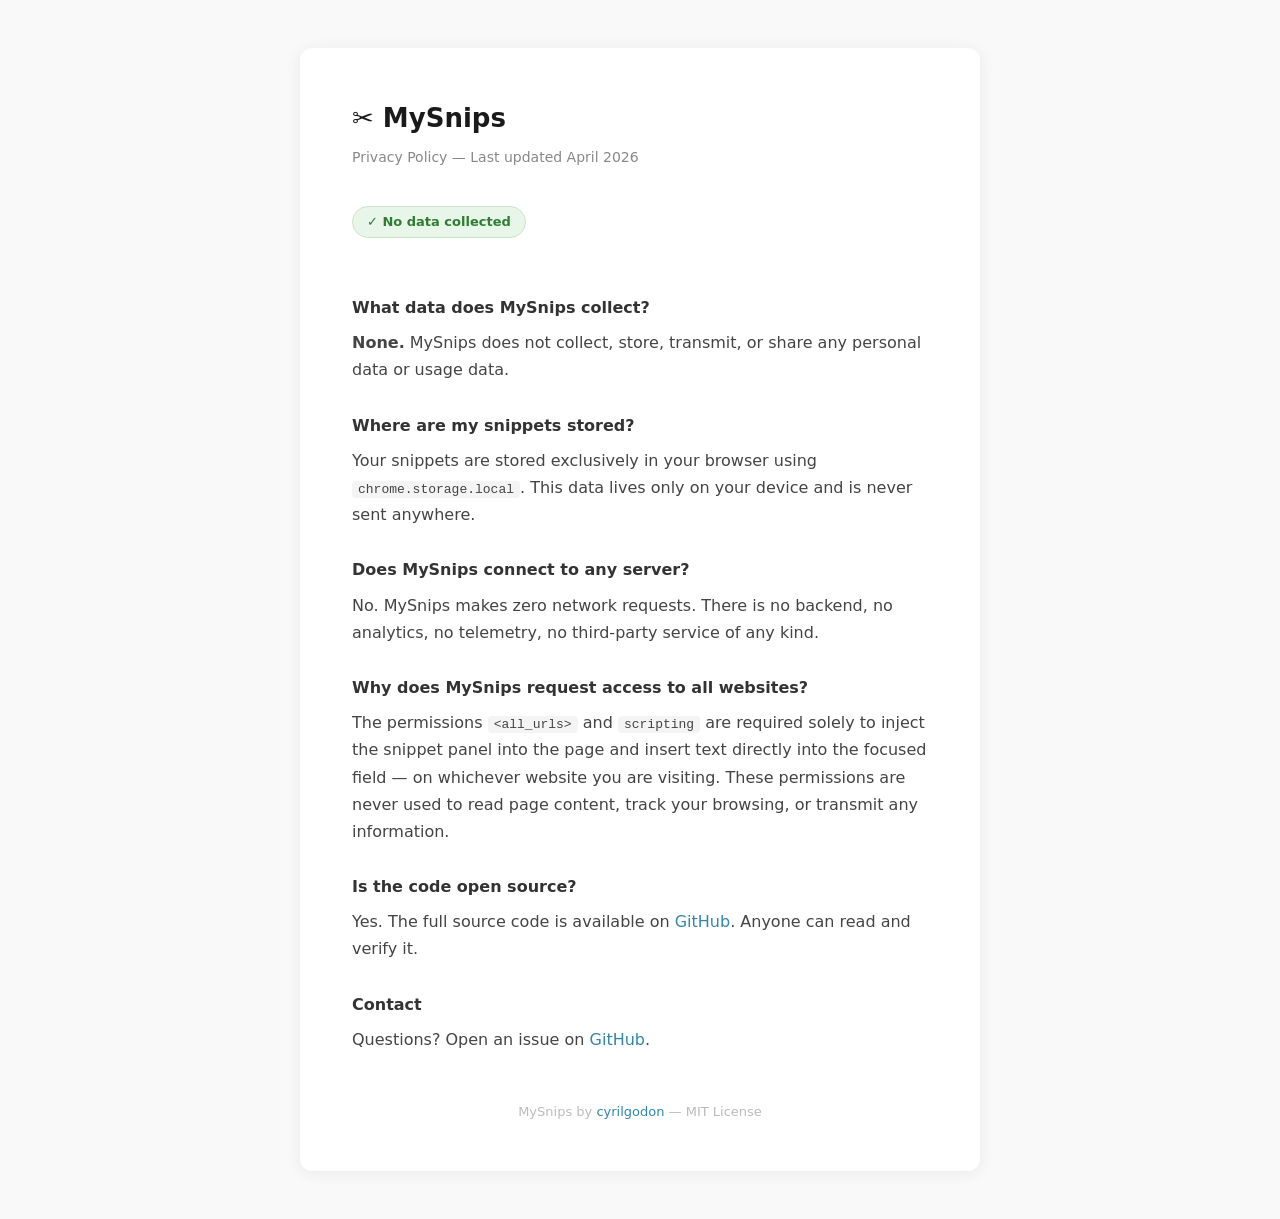
<file: docs/index.html>
<!DOCTYPE html>
<html lang="en">
<head>
  <meta charset="UTF-8">
  <meta name="viewport" content="width=device-width, initial-scale=1.0">
  <title>MySnips — Privacy Policy</title>
  <style>
    * { box-sizing: border-box; margin: 0; padding: 0; }
    body {
      font-family: system-ui, -apple-system, sans-serif;
      font-size: 16px;
      line-height: 1.7;
      color: #1a1a1a;
      background: #f9f9f9;
      padding: 48px 20px;
    }
    .wrap {
      max-width: 680px;
      margin: 0 auto;
      background: #fff;
      border-radius: 12px;
      padding: 48px 52px;
      box-shadow: 0 2px 16px rgba(0,0,0,0.07);
    }
    h1 { font-size: 26px; margin-bottom: 6px; color: #1a1a1a; }
    .subtitle { color: #888; font-size: 14px; margin-bottom: 36px; }
    h2 { font-size: 16px; font-weight: 700; margin: 28px 0 8px; color: #333; }
    p { color: #444; margin-bottom: 12px; }
    .badge {
      display: inline-block;
      background: #e8f5e9;
      color: #2e7d32;
      border: 1px solid #c8e6c9;
      border-radius: 20px;
      padding: 4px 14px;
      font-size: 13px;
      font-weight: 600;
      margin-bottom: 28px;
    }
    code {
      background: #f4f4f4;
      border-radius: 4px;
      padding: 1px 6px;
      font-size: 13px;
      font-family: 'Monaco', 'Menlo', monospace;
    }
    footer {
      margin-top: 48px;
      font-size: 13px;
      color: #bbb;
      text-align: center;
    }
    a { color: #3286A7; text-decoration: none; }
    a:hover { text-decoration: underline; }
  </style>
</head>
<body>
  <div class="wrap">
    <h1>✂️ MySnips</h1>
    <p class="subtitle">Privacy Policy — Last updated April 2026</p>

    <span class="badge">✓ No data collected</span>

    <h2>What data does MySnips collect?</h2>
    <p><strong>None.</strong> MySnips does not collect, store, transmit, or share any personal data or usage data.</p>

    <h2>Where are my snippets stored?</h2>
    <p>Your snippets are stored exclusively in your browser using <code>chrome.storage.local</code>. This data lives only on your device and is never sent anywhere.</p>

    <h2>Does MySnips connect to any server?</h2>
    <p>No. MySnips makes zero network requests. There is no backend, no analytics, no telemetry, no third-party service of any kind.</p>

    <h2>Why does MySnips request access to all websites?</h2>
    <p>The permissions <code>&lt;all_urls&gt;</code> and <code>scripting</code> are required solely to inject the snippet panel into the page and insert text directly into the focused field — on whichever website you are visiting. These permissions are never used to read page content, track your browsing, or transmit any information.</p>

    <h2>Is the code open source?</h2>
    <p>Yes. The full source code is available on <a href="https://github.com/cyrilgodon/mysnips" target="_blank">GitHub</a>. Anyone can read and verify it.</p>

    <h2>Contact</h2>
    <p>Questions? Open an issue on <a href="https://github.com/cyrilgodon/mysnips/issues" target="_blank">GitHub</a>.</p>

    <footer>MySnips by <a href="https://github.com/cyrilgodon">cyrilgodon</a> — MIT License</footer>
  </div>
</body>
</html>
</file>
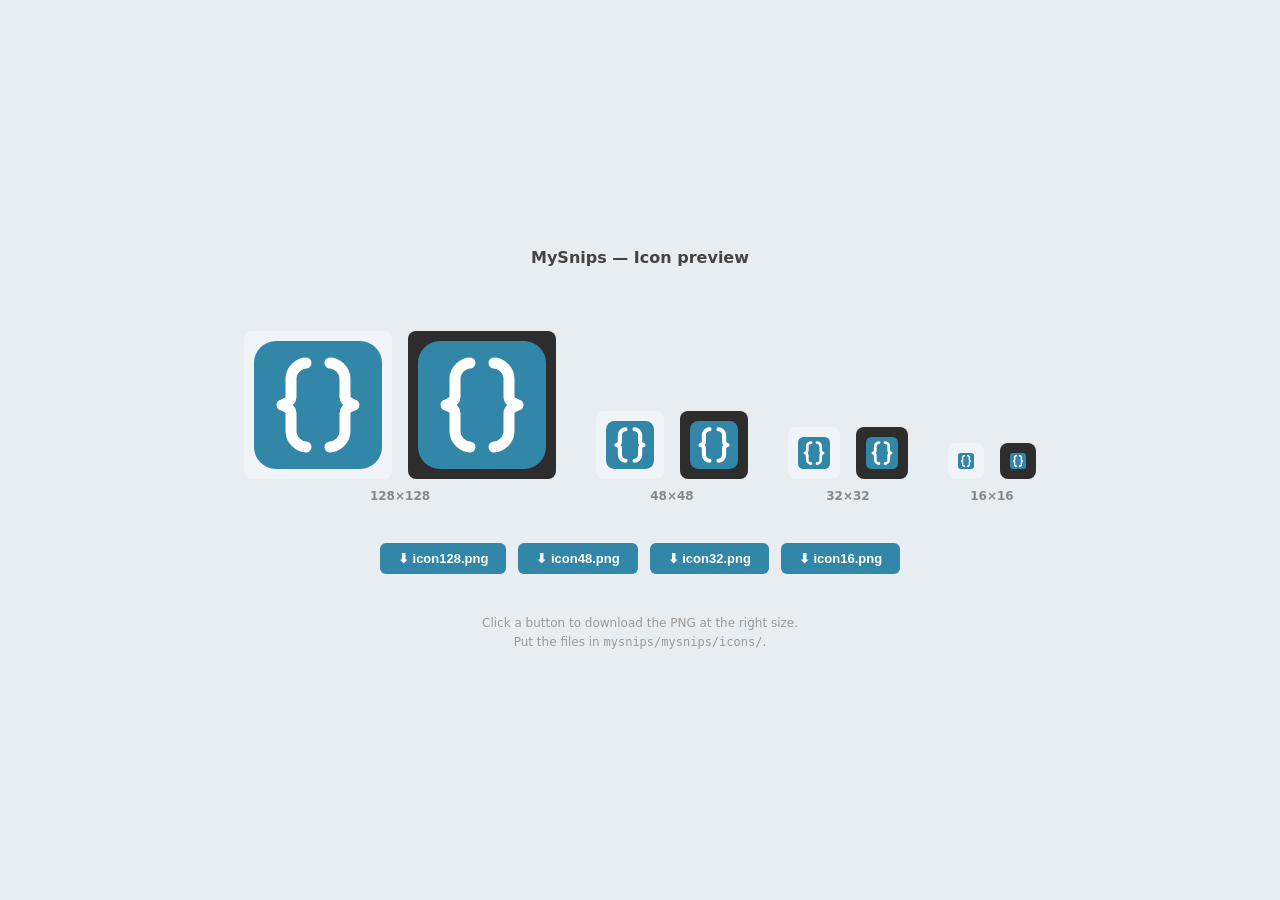
<file: icon-preview.html>
<!DOCTYPE html>
<html lang="en">
<head>
  <meta charset="UTF-8">
  <title>MySnips — Icon preview</title>
  <style>
    * { box-sizing: border-box; margin: 0; padding: 0; }
    body {
      font-family: system-ui, -apple-system, sans-serif;
      background: #e8edf2;
      display: flex;
      flex-direction: column;
      align-items: center;
      justify-content: center;
      min-height: 100vh;
      gap: 40px;
      padding: 60px 40px;
    }
    h2 {
      font-size: 16px;
      font-weight: 700;
      color: #444;
      margin-bottom: 24px;
      text-align: center;
    }
    .row {
      display: flex;
      align-items: flex-end;
      gap: 40px;
    }
    .size-block {
      display: flex;
      flex-direction: column;
      align-items: center;
      gap: 10px;
    }
    .size-block span {
      font-size: 12px;
      color: #888;
      font-weight: 600;
    }
    /* Checkerboard to test transparency */
    .bg-white { background: #fff; padding: 12px; border-radius: 8px; }
    .bg-dark  { background: #2d2d2d; padding: 12px; border-radius: 8px; }

    .variants {
      display: flex;
      gap: 16px;
    }

    .export-row {
      display: flex;
      gap: 12px;
      flex-wrap: wrap;
      justify-content: center;
    }
    button {
      padding: 8px 18px;
      border: none;
      background: #3286A7;
      color: white;
      border-radius: 6px;
      font-size: 13px;
      font-weight: 600;
      cursor: pointer;
    }
    button:hover { background: #257090; }
    .note {
      font-size: 12px;
      color: #999;
      text-align: center;
      max-width: 400px;
      line-height: 1.6;
    }
  </style>
</head>
<body>

  <h2>MySnips — Icon preview</h2>

  <div class="row" id="preview-row">
    <!-- Filled by JS -->
  </div>

  <div class="export-row">
    <button onclick="exportPNG(128)">⬇ icon128.png</button>
    <button onclick="exportPNG(48)">⬇ icon48.png</button>
    <button onclick="exportPNG(32)">⬇ icon32.png</button>
    <button onclick="exportPNG(16)">⬇ icon16.png</button>
  </div>

  <p class="note">
    Click a button to download the PNG at the right size.<br>
    Put the files in <code>mysnips/mysnips/icons/</code>.
  </p>

  <script>
    const SVG = `<svg width="128" height="128" viewBox="0 0 128 128" xmlns="http://www.w3.org/2000/svg">
  <rect width="128" height="128" rx="22" fill="#3286A7"/>
  <path d="M 52,22 C 46,22 37,28 37,38 L 37,56 C 37,61 30,63 28,64 C 30,65 37,67 37,72 L 37,90 C 37,100 46,106 52,106"
    fill="none" stroke="white" stroke-width="11" stroke-linecap="round" stroke-linejoin="round"/>
  <path d="M 76,22 C 82,22 91,28 91,38 L 91,56 C 91,61 98,63 100,64 C 98,65 91,67 91,72 L 91,90 C 91,100 82,106 76,106"
    fill="none" stroke="white" stroke-width="11" stroke-linecap="round" stroke-linejoin="round"/>
</svg>`;

    const SIZES = [128, 48, 32, 16];

    // Build preview
    const row = document.getElementById('preview-row');
    SIZES.forEach(size => {
      const block = document.createElement('div');
      block.className = 'size-block';

      const variants = document.createElement('div');
      variants.className = 'variants';

      ['#f0f4f8', '#2d2d2d'].forEach(bg => {
        const wrap = document.createElement('div');
        wrap.style.cssText = `background:${bg};padding:10px;border-radius:8px;`;
        const img = document.createElement('img');
        img.width = size;
        img.height = size;
        img.style.display = 'block';
        const blob = new Blob([SVG], {type: 'image/svg+xml'});
        img.src = URL.createObjectURL(blob);
        wrap.appendChild(img);
        variants.appendChild(wrap);
      });

      const label = document.createElement('span');
      label.textContent = `${size}×${size}`;

      block.appendChild(variants);
      block.appendChild(label);
      row.appendChild(block);
    });

    // Export PNG
    function exportPNG(size) {
      const blob = new Blob([SVG], {type: 'image/svg+xml'});
      const url  = URL.createObjectURL(blob);
      const img  = new Image();
      img.onload = () => {
        const canvas = document.createElement('canvas');
        canvas.width  = size;
        canvas.height = size;
        canvas.getContext('2d').drawImage(img, 0, 0, size, size);
        URL.revokeObjectURL(url);
        const a = document.createElement('a');
        a.download = `icon${size}.png`;
        a.href = canvas.toDataURL('image/png');
        a.click();
      };
      img.src = url;
    }
  </script>
</body>
</html>
</file>
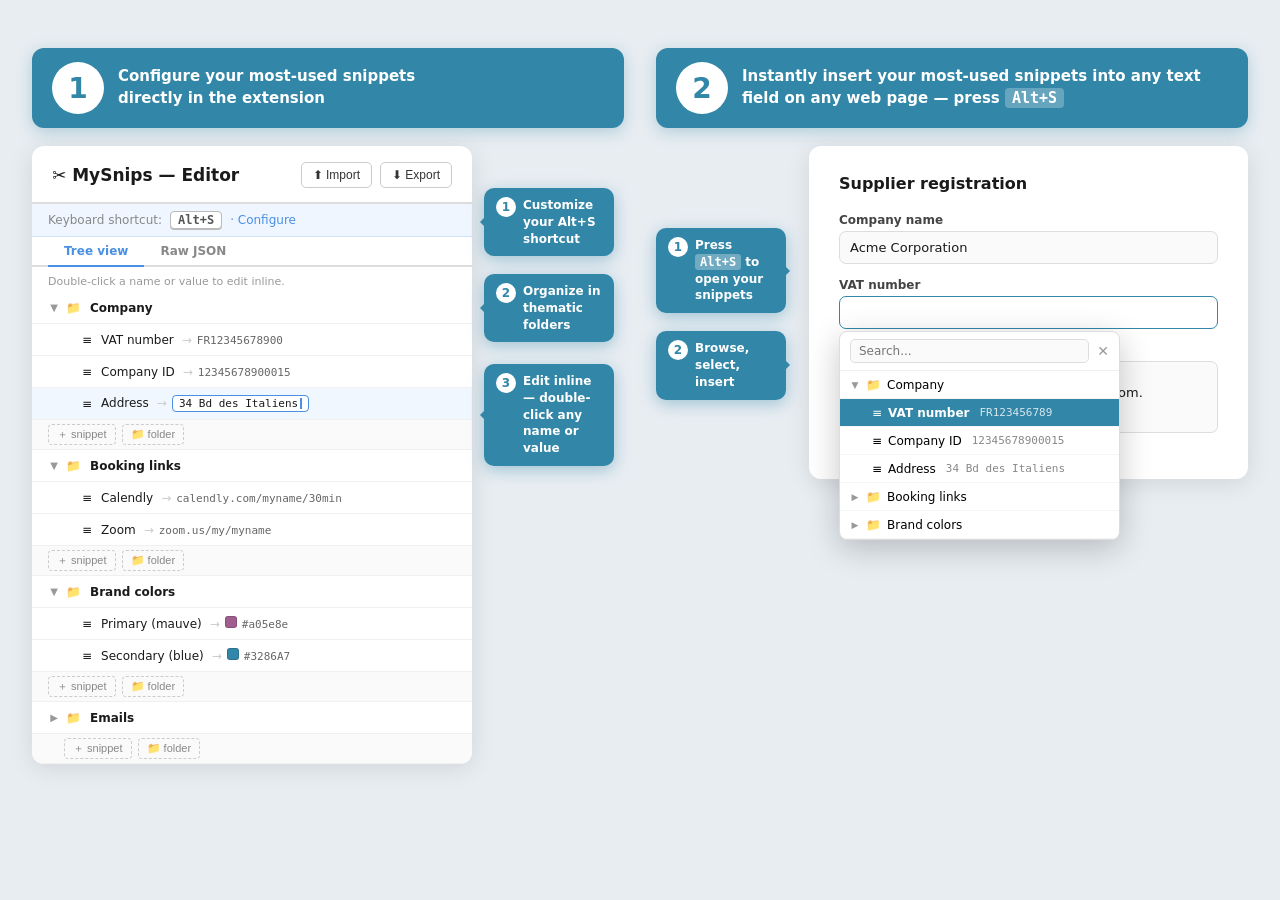
<file: screenshot-combined.html>
<!DOCTYPE html>
<html lang="en">
<head>
  <meta charset="UTF-8">
  <title>MySnips — Combined screenshot</title>
  <style>
    * { box-sizing: border-box; margin: 0; padding: 0; }
    body {
      font-family: system-ui, -apple-system, sans-serif;
      background: #e8edf2;
      display: flex;
      align-items: flex-start;
      justify-content: center;
      min-height: 100vh;
      padding: 48px 32px;
      gap: 32px;
    }

    /* ====== COLONNES ====== */
    .col {
      display: flex;
      flex-direction: column;
      align-items: center;
      gap: 18px;
      flex: 1;
      max-width: 600px;
    }

    /* ====== TITRE NUMÉROTÉ ====== */
    .step-title {
      display: flex;
      align-items: flex-start;
      gap: 14px;
      background: #3286A7;
      color: #fff;
      border-radius: 12px;
      padding: 14px 20px;
      width: 100%;
      box-shadow: 0 4px 16px rgba(50,134,167,0.30);
    }
    .step-num {
      display: inline-flex;
      align-items: center;
      justify-content: center;
      min-width: 52px;
      height: 52px;
      background: #fff;
      color: #3286A7;
      border-radius: 50%;
      font-size: 28px;
      font-weight: 800;
      flex-shrink: 0;
    }
    .step-text {
      font-size: 15px;
      font-weight: 600;
      line-height: 1.45;
      padding-top: 4px;
    }

    /* ====== PANNEAU OPTIONS ====== */
    .options-card {
      background: #fff;
      border-radius: 12px;
      box-shadow: 0 4px 24px rgba(0,0,0,0.10);
      width: 100%;
      overflow: hidden;
      font-size: 13px;
      color: #1a1a1a;
    }
    .opt-header {
      display: flex;
      align-items: center;
      justify-content: space-between;
      padding: 16px 20px 14px;
      border-bottom: 2px solid #ddd;
    }
    .opt-header h2 { font-size: 17px; font-weight: 700; }
    .opt-header-btns { display: flex; gap: 8px; }
    .btn-sm {
      padding: 5px 11px;
      border: 1px solid #ccc;
      background: #fff;
      border-radius: 5px;
      font-size: 12px;
      color: #333;
    }
    .shortcut-bar {
      display: flex;
      align-items: center;
      gap: 8px;
      padding: 7px 16px;
      background: #f0f6ff;
      border-bottom: 1px solid #d0e4f7;
      font-size: 12px;
      color: #555;
    }
    .shortcut-key {
      background: #fff;
      border: 1px solid #bbb;
      border-radius: 4px;
      padding: 1px 7px;
      font-family: monospace;
      font-size: 12px;
      font-weight: 600;
      box-shadow: 0 1px 0 #bbb;
    }
    .tabs {
      display: flex;
      border-bottom: 2px solid #ddd;
      padding: 0 16px;
    }
    .tab {
      padding: 7px 16px;
      font-size: 12px;
      font-weight: 600;
      color: #888;
      border-bottom: 2px solid transparent;
      margin-bottom: -2px;
    }
    .tab.active { color: #4a90e2; border-bottom-color: #4a90e2; }
    .hint { font-size: 11px; color: #999; padding: 8px 16px 4px; }
    .item-row {
      display: flex;
      align-items: center;
      gap: 6px;
      padding: 5px 16px;
      min-height: 32px;
      border-bottom: 1px solid #f0f0f0;
      font-size: 12px;
    }
    .folder-row { font-weight: 600; }
    .toggle { font-size: 10px; color: #999; width: 12px; text-align: center; flex-shrink: 0; }
    .item-name { flex-shrink: 0; padding: 1px 3px; }
    .snippet-fields { display: flex; align-items: baseline; gap: 5px; flex: 1; min-width: 0; }
    .sep { color: #ccc; }
    .item-value {
      color: #666; font-family: monospace; font-size: 11px;
      white-space: nowrap; overflow: hidden; text-overflow: ellipsis;
    }
    .color-swatch {
      display: inline-block; width: 12px; height: 12px;
      border-radius: 3px; border: 1px solid rgba(0,0,0,0.15);
      flex-shrink: 0;
    }
    .indent { padding-left: 32px; }
    .folder-body-collapsed { display: none; }
    .add-row {
      display: flex; gap: 6px; padding: 4px 16px;
      border-bottom: 1px solid #f0f0f0; background: #fafafa;
    }
    .btn-add {
      border: 1px dashed #ccc; border-radius: 4px;
      padding: 2px 8px; font-size: 11px; color: #888; background: none;
    }

    /* ====== PANNEAU DÉMO ====== */
    .demo-card {
      background: #fff;
      border-radius: 12px;
      box-shadow: 0 4px 24px rgba(0,0,0,0.10);
      padding: 28px 30px;
      width: 100%;
    }
    .demo-card h2 { font-size: 16px; font-weight: 700; margin-bottom: 20px; color: #1a1a1a; }
    label { display: block; font-size: 12px; font-weight: 600; color: #444; margin-bottom: 4px; }
    input, textarea {
      width: 100%; padding: 8px 10px;
      border: 1px solid #ddd; border-radius: 7px;
      font-size: 13px; font-family: inherit; color: #1a1a1a;
      background: #fafafa; outline: none; margin-bottom: 14px;
    }
    textarea { height: 72px; resize: none; }

    /* Wrapper position relative pour le panel flottant */
    .demo-wrapper {
      position: relative;
      width: 100%;
    }

    /* ====== BULLES D'ANNOTATION ====== */
    .callout {
      position: relative;
      background: #3286A7;
      color: #fff;
      border-radius: 10px;
      padding: 9px 12px;
      font-size: 12px;
      font-weight: 600;
      line-height: 1.4;
      max-width: 130px;
      box-shadow: 0 4px 16px rgba(50,134,167,0.4);
      z-index: 20;
      display: flex;
      align-items: flex-start;
      gap: 7px;
    }
    .callout .bnum {
      display: inline-flex;
      align-items: center;
      justify-content: center;
      min-width: 20px;
      height: 20px;
      background: #fff;
      color: #3286A7;
      border-radius: 50%;
      font-size: 12px;
      font-weight: 800;
      flex-shrink: 0;
    }
    /* Flèche → droite */
    .callout.arrow-right::after {
      content: '';
      position: absolute;
      right: -10px;
      top: 50%;
      transform: translateY(-50%);
      border: 6px solid transparent;
      border-left-color: #3286A7;
    }
    /* Flèche ← gauche */
    .callout.arrow-left::after {
      content: '';
      position: absolute;
      left: -10px;
      top: 50%;
      transform: translateY(-50%);
      border: 6px solid transparent;
      border-right-color: #3286A7;
    }
    /* Flèche ↓ bas */
    .callout.arrow-down::after {
      content: '';
      position: absolute;
      bottom: -10px;
      left: 50%;
      transform: translateX(-50%);
      border: 6px solid transparent;
      border-top-color: #3286A7;
    }

    /* Panel MySnips flottant simulé */
    .snips-panel {
      position: absolute;
      top: 185px; /* juste sous le champ VAT, bord gauche aligné avec input */
      left: 30px;
      width: 281px; /* même largeur que le champ VAT */
      border: 1px solid #ddd;
      border-radius: 8px;
      box-shadow: 0 8px 32px rgba(0,0,0,0.22);
      background: #fff;
      overflow: hidden;
      font-size: 12px;
      z-index: 10;
    }
    .panel-search {
      display: flex;
      align-items: center;
      gap: 8px;
      padding: 7px 10px;
      border-bottom: 1px solid #eee;
    }
    .panel-search input {
      flex: 1; border: 1px solid #ddd; border-radius: 5px;
      padding: 4px 8px; font-size: 12px; margin: 0;
      background: #fafafa;
    }
    .panel-close { color: #999; font-size: 14px; cursor: pointer; }
    .panel-row {
      display: flex; align-items: center; gap: 6px;
      padding: 5px 10px; min-height: 28px;
      border-bottom: 1px solid #f5f5f5;
    }
    .panel-row.selected { background: #e8f4f8; }
    .panel-row .toggle { font-size: 9px; color: #999; width: 10px; }
    .panel-row .pname { flex-shrink: 0; }
    .panel-row .pvalue { color: #888; font-family: monospace; font-size: 11px; margin-left: 4px; white-space: nowrap; overflow: hidden; text-overflow: ellipsis; }
    .panel-row.cursor { background: #3286A7; color: #fff; }
    .panel-row.cursor .pname { color: #fff; font-weight: 600; }
    .panel-row.cursor .pvalue { color: rgba(255,255,255,0.8); }
  </style>
</head>
<body>

  <!-- ① Configuration — options card + callouts à droite -->
  <div class="col">
    <div class="step-title">
      <span class="step-num">1</span>
      <span class="step-text" id="step1-text">Configure your most-used snippets<br>directly in the extension</span>
    </div>

    <!-- flex: options card | callouts droite (position:relative pour les bulles absolues) -->
    <div style="display:flex; gap:12px; width:100%; align-items:flex-start; position:relative;">

      <!-- Options card -->
      <div class="options-card" style="flex:1; min-width:0;">
        <div class="opt-header">
          <h2 id="editor-title">✂️ MySnips — Editor</h2>
          <div class="opt-header-btns">
            <button class="btn-sm" id="import-btn">⬆ Import</button>
            <button class="btn-sm" id="export-btn">⬇ Export</button>
          </div>
        </div>
        <div class="shortcut-bar">
          <span id="shortcut-label" style="color:#888">Keyboard shortcut:</span>
          <span class="shortcut-key">Alt+S</span>
          <span id="configure-link" style="color:#4a90e2;font-size:12px;">· Configure</span>
        </div>
        <div class="tabs">
          <div class="tab active" id="tab-tree">Tree view</div>
          <div class="tab" id="tab-json">Raw JSON</div>
        </div>
        <div class="hint" id="hint-text">Double-click a name or value to edit inline.</div>

        <!-- Company -->
        <div class="item-row folder-row">
          <span class="toggle">▼</span><span>📁</span>
          <span class="item-name" id="opt-company">Company</span>
        </div>
        <div class="item-row indent">
          <span class="toggle"></span><span>≡</span>
          <div class="snippet-fields">
            <span class="item-name" id="opt-vat">VAT number</span>
            <span class="sep">→</span>
            <span class="item-value">FR12345678900</span>
          </div>
        </div>
        <div class="item-row indent">
          <span class="toggle"></span><span>≡</span>
          <div class="snippet-fields">
            <span class="item-name" id="opt-companyid">Company ID</span>
            <span class="sep">→</span>
            <span class="item-value">12345678900015</span>
          </div>
        </div>
        <!-- Address row en état d'ÉDITION INLINE — champ actif avec curseur -->
        <div class="item-row indent" style="background:#f0f7ff;">
          <span class="toggle"></span><span>≡</span>
          <div class="snippet-fields">
            <span class="item-name" id="opt-address">Address</span>
            <span class="sep">→</span>
            <span style="display:inline-flex;align-items:center;border:1.5px solid #4a90e2;border-radius:4px;padding:1px 6px;background:#fff;gap:0;">
              <span style="font-family:monospace;font-size:11px;color:#1a1a1a;letter-spacing:0;">34 Bd des Italiens</span><span style="display:inline-block;width:1.5px;height:11px;background:#4a90e2;margin-left:2px;"></span>
            </span>
          </div>
        </div>
        <div class="add-row indent"><button class="btn-add">＋ snippet</button><button class="btn-add">📁 folder</button></div>

        <!-- Booking links -->
        <div class="item-row folder-row">
          <span class="toggle">▼</span><span>📁</span>
          <span class="item-name" id="opt-booking">Booking links</span>
        </div>
        <div class="item-row indent">
          <span class="toggle"></span><span>≡</span>
          <div class="snippet-fields">
            <span class="item-name">Calendly</span>
            <span class="sep">→</span>
            <span class="item-value">calendly.com/myname/30min</span>
          </div>
        </div>
        <div class="item-row indent">
          <span class="toggle"></span><span>≡</span>
          <div class="snippet-fields">
            <span class="item-name">Zoom</span>
            <span class="sep">→</span>
            <span class="item-value">zoom.us/my/myname</span>
          </div>
        </div>
        <div class="add-row indent"><button class="btn-add">＋ snippet</button><button class="btn-add">📁 folder</button></div>

        <!-- Brand colors -->
        <div class="item-row folder-row">
          <span class="toggle">▼</span><span>📁</span>
          <span class="item-name" id="opt-colors">Brand colors</span>
        </div>
        <div class="item-row indent">
          <span class="toggle"></span><span>≡</span>
          <div class="snippet-fields">
            <span class="item-name" id="opt-color1">Primary (mauve)</span>
            <span class="sep">→</span>
            <span class="color-swatch" style="background:#a05e8e;"></span>
            <span class="item-value">#a05e8e</span>
          </div>
        </div>
        <div class="item-row indent">
          <span class="toggle"></span><span>≡</span>
          <div class="snippet-fields">
            <span class="item-name" id="opt-color2">Secondary (blue)</span>
            <span class="sep">→</span>
            <span class="color-swatch" style="background:#3286A7;"></span>
            <span class="item-value">#3286A7</span>
          </div>
        </div>
        <div class="add-row indent"><button class="btn-add">＋ snippet</button><button class="btn-add">📁 folder</button></div>

        <!-- Emails -->
        <div class="item-row folder-row">
          <span class="toggle">▶</span><span>📁</span>
          <span class="item-name" id="opt-emails">Emails</span>
        </div>
        <div class="add-row" style="padding-left:32px;"><button class="btn-add">＋ snippet</button><button class="btn-add">📁 folder</button></div>
      </div>

      <!-- Callouts à droite de la colonne 1 — positionnés absolument sur la carte -->
      <div style="width:140px; flex-shrink:0; position:relative; min-height:320px;">
        <div class="callout arrow-left" id="col1-bubble1" style="position:absolute; top:42px; width:140px;">
          <span class="bnum">1</span>
          <span id="col1-bubble1-text">Customize your Alt+S shortcut</span>
        </div>
        <div class="callout arrow-left" id="col1-bubble2" style="position:absolute; top:128px; width:140px;">
          <span class="bnum">2</span>
          <span id="col1-bubble2-text">Organize in thematic folders</span>
        </div>
        <div class="callout arrow-left" id="col1-bubble3" style="position:absolute; top:218px; width:140px;">
          <span class="bnum">3</span>
          <span id="col1-bubble3-text">Edit inline — double-click any name or value</span>
        </div>
      </div>

    </div>
  </div>

  <!-- ② Utilisation — bulles gauche + form/panel + bulle droite -->
  <div class="col">
    <div class="step-title">
      <span class="step-num">2</span>
      <span class="step-text" id="step2-text">Instantly insert your most-used snippets into any text field on any web page — press <span style="background:rgba(255,255,255,0.25);border-radius:4px;padding:1px 7px;font-family:monospace;">Alt+S</span></span>
    </div>

    <!-- flex: bulle-gauche | form+panel | bulle-droite -->
    <div style="display:flex; gap:8px; width:100%; align-items:flex-start;">

      <!-- Colonne bulles gauche -->
      <div style="width:145px; flex-shrink:0; display:flex; flex-direction:column; gap:18px; padding-top:82px;">
        <div class="callout arrow-right" id="callout1">
          <span class="bnum">1</span>
          <span id="bubble1">Press <kbd style="background:rgba(255,255,255,0.3);border-radius:3px;padding:1px 5px;font-family:monospace;">Alt+S</kbd> to open your snippets</span>
        </div>
        <div class="callout arrow-right" id="callout2">
          <span class="bnum">2</span>
          <span id="bubble2">Browse, select, insert</span>
        </div>
      </div>

      <!-- Formulaire + panel flottant -->
      <div class="demo-wrapper" style="flex:1; min-width:0;">

        <div class="demo-card">
          <h2 id="form-title">Supplier registration</h2>

          <label id="label-company">Company name</label>
          <input type="text" value="Acme Corporation" id="input-company">

          <label id="label-vat">VAT number</label>
          <input type="text" value="" id="vat-input" style="border-color:#3286A7;background:#fff;">

          <label id="label-msg">Message</label>
          <textarea id="textarea-msg">Hello,
If you prefer, I'd be happy to meet via Zoom.
Talk soon, Alex</textarea>
        </div>

        <!-- Panel flottant — aligné avec le champ VAT -->
        <div class="snips-panel">
          <div class="panel-search">
            <input type="text" placeholder="Search..." id="panel-search-input">
            <span class="panel-close">✕</span>
          </div>
          <div class="panel-row">
            <span class="toggle">▼</span>
            <span>📁</span>
            <span class="pname" id="folder-company">Company</span>
          </div>
          <div class="panel-row cursor" id="cursor-row">
            <span class="toggle" style="width:16px;"></span>
            <span>≡</span>
            <span class="pname" id="snippet-vat">VAT number</span>
            <span class="pvalue">FR123456789</span>
          </div>
          <div class="panel-row">
            <span class="toggle" style="width:16px;"></span>
            <span>≡</span>
            <span class="pname" id="snippet-id">Company ID</span>
            <span class="pvalue">12345678900015</span>
          </div>
          <div class="panel-row">
            <span class="toggle" style="width:16px;"></span>
            <span>≡</span>
            <span class="pname" id="snippet-addr">Address</span>
            <span class="pvalue">34 Bd des Italiens</span>
          </div>
          <div class="panel-row">
            <span class="toggle">▶</span>
            <span>📁</span>
            <span class="pname" id="folder-booking">Booking links</span>
          </div>
          <div class="panel-row">
            <span class="toggle">▶</span>
            <span>📁</span>
            <span class="pname" id="folder-colors">Brand colors</span>
          </div>
        </div>
      </div>

    </div>
  </div>

</body>
</html>
</file>
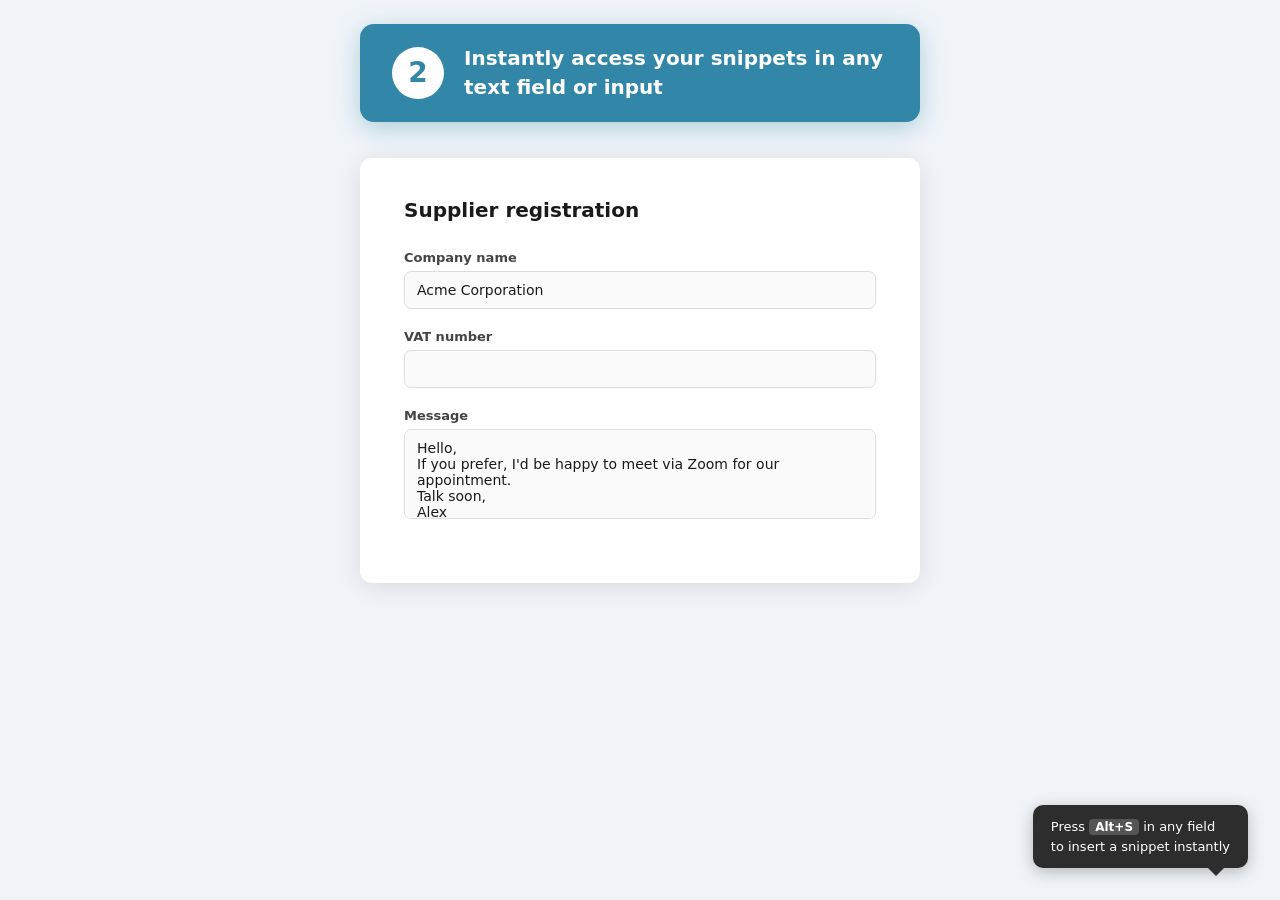
<file: screenshot-demo.html>
<!DOCTYPE html>
<html lang="en">
<head>
  <meta charset="UTF-8">
  <title>MySnips — Demo</title>
  <style>
    * { box-sizing: border-box; margin: 0; padding: 0; }
    body {
      font-family: system-ui, -apple-system, sans-serif;
      background: #f0f4f8;
      display: flex;
      flex-direction: column;
      align-items: center;
      justify-content: flex-start;
      min-height: 100vh;
      padding: 24px 40px 40px;
    }
    .page-title {
      display: flex;
      align-items: center;
      gap: 20px;
      background: #3286A7;
      color: #fff;
      border-radius: 14px;
      padding: 20px 32px;
      font-size: 20px;
      font-weight: 700;
      line-height: 1.45;
      margin-bottom: 36px;
      box-shadow: 0 6px 24px rgba(50,134,167,0.35);
      width: 560px;
    }
    .page-title .big-num {
      display: inline-flex;
      align-items: center;
      justify-content: center;
      min-width: 52px;
      height: 52px;
      background: #fff;
      color: #3286A7;
      border-radius: 50%;
      font-size: 28px;
      font-weight: 800;
      flex-shrink: 0;
    }
    .card {
      background: #fff;
      border-radius: 12px;
      box-shadow: 0 4px 24px rgba(0,0,0,0.10);
      padding: 40px 44px;
      width: 560px;
    }
    h1 { font-size: 20px; font-weight: 700; margin-bottom: 28px; color: #1a1a1a; }
    label { display: block; font-size: 13px; font-weight: 600; color: #444; margin-bottom: 6px; }
    input, textarea {
      width: 100%;
      padding: 10px 12px;
      border: 1px solid #ddd;
      border-radius: 7px;
      font-size: 14px;
      font-family: inherit;
      color: #1a1a1a;
      background: #fafafa;
      outline: none;
      margin-bottom: 20px;
    }
    textarea { height: 90px; resize: none; }

    /* Bulle sombre (cachée en mode bubbles) */
    .tip {
      position: fixed;
      bottom: 32px;
      right: 32px;
      background: #2d2d2d;
      color: #fff;
      border-radius: 10px;
      padding: 12px 18px;
      font-size: 13px;
      line-height: 1.5;
      box-shadow: 0 4px 16px rgba(0,0,0,0.25);
      max-width: 240px;
    }
    .tip kbd { background: #555; border-radius: 4px; padding: 1px 6px; font-family: inherit; font-size: 12px; font-weight: 600; }
    .tip::after {
      content: '';
      position: absolute;
      bottom: -8px; right: 24px;
      border: 8px solid transparent;
      border-bottom: none;
      border-top-color: #2d2d2d;
    }
    .tip.hidden { display: none; }

    /* Bulles annotées */
    .callout {
      display: none;
      position: fixed;
      background: #3286A7;
      color: #fff;
      border-radius: 10px;
      padding: 10px 14px;
      font-size: 12px;
      font-weight: 600;
      line-height: 1.45;
      box-shadow: 0 4px 16px rgba(50,134,167,0.35);
      width: 195px;
      z-index: 9999;
      align-items: flex-start;
    }
    .callout.visible { display: flex; }
    .callout .num {
      display: inline-flex;
      align-items: center;
      justify-content: center;
      min-width: 20px;
      height: 20px;
      background: #fff;
      color: #3286A7;
      border-radius: 50%;
      font-size: 11px;
      font-weight: 700;
      margin-right: 8px;
      margin-top: 1px;
      flex-shrink: 0;
    }
    /* Queue à droite — pointe vers la droite (vers le champ) */
    .callout.arrow-right-tip::after {
      content: '';
      position: absolute;
      top: 16px;
      right: -8px;
      border: 8px solid transparent;
      border-right: none;
      border-left-color: #3286A7;
    }
  </style>
</head>
<body>
  <div class="page-title">
    <span class="big-num">2</span>
    <span>Instantly access your snippets in any text field or input</span>
  </div>

  <div class="card">
    <h1>Supplier registration</h1>

    <label>Company name</label>
    <input type="text" value="Acme Corporation" id="company">

    <label>VAT number</label>
    <input type="text" value="" id="vat">

    <label>Message</label>
    <textarea id="notes">Hello,
If you prefer, I'd be happy to meet via Zoom for our appointment.
Talk soon,
Alex</textarea>
  </div>

  <div class="tip" id="tip">
    Press <kbd>Alt+S</kbd> in any field<br>to insert a snippet instantly
  </div>

  <!-- Bulle ① : raccourci clavier -->
  <div class="callout arrow-right-tip" id="callout-1">
    <span class="num">1</span>
    <span>Press <kbd style="background:#1a6a8a;border-radius:3px;padding:1px 5px;font-size:11px;font-weight:700;">Alt+S</kbd> in any field to open your snippets</span>
  </div>

  <!-- Bulle ② : navigation dans le panel -->
  <div class="callout arrow-right-tip" id="callout-2">
    <span class="num">2</span>
    <span>Use ↓↑ to browse, →← to expand/collapse, Enter to insert</span>
  </div>

  <script>
    const bubbles = new URLSearchParams(location.search).has('bubbles');

    if (bubbles) {
      document.getElementById('tip').classList.add('hidden');
      document.querySelectorAll('.callout').forEach(el => el.classList.add('visible'));

      requestAnimationFrame(() => {
        const vatField = document.getElementById('vat');
        const textarea = document.getElementById('notes');
        const c1 = document.getElementById('callout-1');
        const c2 = document.getElementById('callout-2');

        const vatRect = vatField.getBoundingClientRect();
        const taRect  = textarea.getBoundingClientRect();

        const cw = 195;

        // Bulle ① : à gauche du champ VAT, pointe vers lui
        c1.style.left = (vatRect.left - cw - 14) + 'px';
        c1.style.top  = (vatRect.top + vatRect.height / 2 - 20) + 'px';

        // Bulle ② : à gauche du panel/textarea, pointe vers lui
        c2.style.left = (taRect.left - cw - 14) + 'px';
        c2.style.top  = (taRect.top + taRect.height / 2 - 20) + 'px';
      });
    }
  </script>
</body>
</html>
</file>
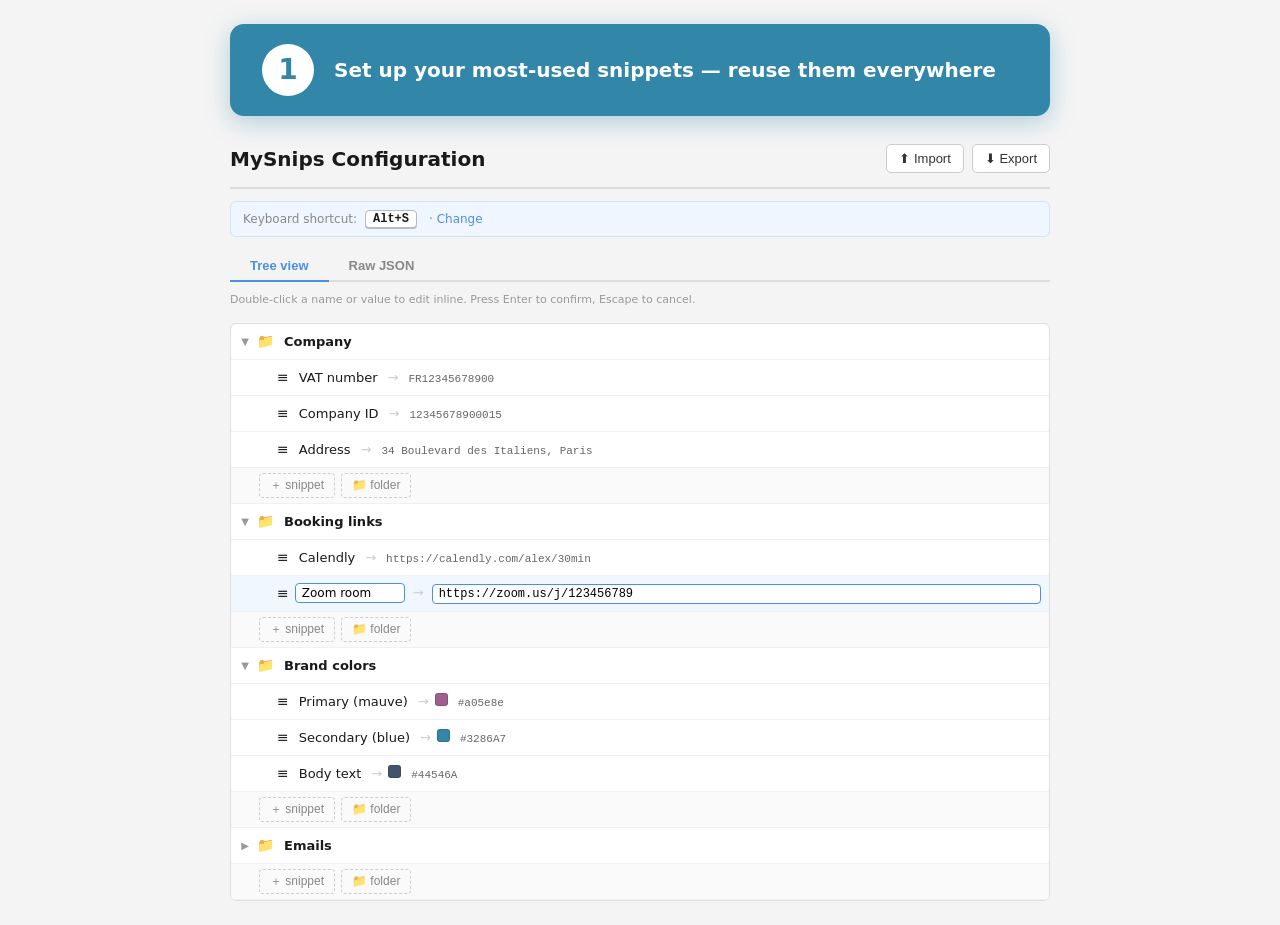
<file: screenshot-options.html>
<!DOCTYPE html>
<html lang="en">
<head>
  <meta charset="UTF-8">
  <title>MySnips — Options (screenshot)</title>
  <style>
    * { box-sizing: border-box; margin: 0; padding: 0; }
    body {
      font-family: system-ui, -apple-system, sans-serif;
      font-size: 13px;
      background: #f4f4f4;
      color: #1a1a1a;
      min-height: 100vh;
    }
    #app { max-width: 860px; margin: 0 auto; padding: 24px 20px; }
    .page-title {
      display: flex;
      align-items: center;
      gap: 20px;
      background: #3286A7;
      color: #fff;
      border-radius: 14px;
      padding: 20px 32px;
      font-size: 20px;
      font-weight: 700;
      line-height: 1.45;
      margin-bottom: 28px;
      box-shadow: 0 6px 24px rgba(50,134,167,0.35);
    }
    .page-title .big-num {
      display: inline-flex;
      align-items: center;
      justify-content: center;
      min-width: 52px;
      height: 52px;
      background: #fff;
      color: #3286A7;
      border-radius: 50%;
      font-size: 28px;
      font-weight: 800;
      flex-shrink: 0;
    }

    header {
      display: flex;
      align-items: center;
      justify-content: space-between;
      margin-bottom: 12px;
      padding-bottom: 14px;
      border-bottom: 2px solid #ddd;
    }
    h1 { font-size: 20px; font-weight: 700; color: #1a1a1a; }
    .header-actions { display: flex; align-items: center; gap: 8px; }
    .btn {
      padding: 6px 12px;
      border: 1px solid #ccc;
      background: #fff;
      border-radius: 5px;
      font-size: 13px;
      color: #333;
      cursor: pointer;
    }

    .shortcut-bar {
      display: flex;
      align-items: center;
      gap: 8px;
      padding: 8px 12px;
      background: #f0f6ff;
      border: 1px solid #d0e4f7;
      border-radius: 6px;
      margin-bottom: 14px;
      font-size: 12px;
      color: #555;
    }
    .shortcut-label { color: #888; }
    .shortcut-key {
      display: inline-block;
      background: #fff;
      border: 1px solid #bbb;
      border-radius: 4px;
      padding: 1px 7px;
      font-family: 'Monaco', 'Menlo', 'Consolas', monospace;
      font-size: 12px;
      font-weight: 600;
      color: #1a1a1a;
      box-shadow: 0 1px 0 #bbb;
    }
    .shortcut-change { margin-left: 4px; color: #4a90e2; font-size: 12px; }

    .tabs {
      display: flex;
      border-bottom: 2px solid #ddd;
      margin-top: 14px;
    }
    .tab {
      padding: 7px 20px;
      background: none;
      border: none;
      border-bottom: 2px solid transparent;
      margin-bottom: -2px;
      font-size: 13px;
      font-weight: 600;
      color: #888;
      cursor: pointer;
    }
    .tab.active { color: #4a90e2; border-bottom-color: #4a90e2; }

    .hint { font-size: 11px; color: #999; margin: 10px 0 14px; line-height: 1.5; }

    #editor {
      background: #fff;
      border: 1px solid #ddd;
      border-radius: 6px;
      overflow: hidden;
    }
    .item-row {
      display: flex;
      align-items: center;
      gap: 6px;
      padding: 6px 8px;
      min-height: 36px;
      border-bottom: 1px solid #f0f0f0;
    }
    .item-row:last-child { border-bottom: none; }
    .folder-row { font-weight: 600; }
    .toggle { font-size: 10px; color: #999; width: 12px; flex-shrink: 0; text-align: center; }
    .icon { font-size: 14px; flex-shrink: 0; }
    .item-name { padding: 1px 4px; border-radius: 3px; flex-shrink: 0; }
    .snippet-fields { display: flex; align-items: baseline; gap: 6px; flex: 1; min-width: 0; }
    .sep { color: #ccc; flex-shrink: 0; }
    .item-value {
      flex: 1;
      color: #666;
      font-family: 'Monaco', 'Menlo', 'Consolas', monospace;
      font-size: 11px;
      white-space: nowrap;
      overflow: hidden;
      text-overflow: ellipsis;
      padding: 1px 4px;
      border-radius: 3px;
    }
    .item-actions { margin-left: auto; display: flex; gap: 2px; opacity: 0; flex-shrink: 0; }
    .action-btn { background: none; border: none; padding: 3px 5px; border-radius: 3px; font-size: 13px; line-height: 1; color: #555; cursor: pointer; }
    .folder-body.collapsed { display: none; }
    .add-row {
      display: flex; gap: 6px; padding: 5px 8px;
      border-bottom: 1px solid #f0f0f0;
      background: #fafafa;
    }
    .btn-add { border: 1px dashed #ccc; border-radius: 4px; padding: 3px 10px; font-size: 12px; color: #888; background: none; cursor: pointer; }
    .indent-1 { padding-left: 28px; }
    .color-swatch {
      display: inline-block;
      width: 13px; height: 13px;
      border-radius: 3px;
      border: 1px solid rgba(0,0,0,0.15);
      vertical-align: middle;
      flex-shrink: 0;
    }

    /* ====== CALLOUTS ====== */
    .callout {
      display: none;
      position: fixed;
      background: #3286A7;
      color: #fff;
      border-radius: 10px;
      padding: 10px 14px;
      font-size: 12px;
      font-weight: 600;
      line-height: 1.45;
      box-shadow: 0 4px 16px rgba(50,134,167,0.35);
      width: 195px;
      z-index: 9999;
      align-items: flex-start;
    }
    .callout.visible { display: flex; }
    .callout .num {
      display: inline-flex;
      align-items: center;
      justify-content: center;
      min-width: 20px;
      height: 20px;
      background: #fff;
      color: #3286A7;
      border-radius: 50%;
      font-size: 11px;
      font-weight: 700;
      margin-right: 8px;
      margin-top: 1px;
      flex-shrink: 0;
    }
    /* Queue à gauche — pointe vers la gauche */
    .callout.arrow-left::before {
      content: '';
      position: absolute;
      top: 16px; left: -8px;
      border: 8px solid transparent;
      border-left: none;
      border-right-color: #3286A7;
    }
    /* Queue en haut — pointe vers le haut */
    .callout.arrow-up::before {
      content: '';
      position: absolute;
      top: -8px; left: 24px;
      border: 8px solid transparent;
      border-top: none;
      border-bottom-color: #3286A7;
    }
    /* Queue à droite — pointe vers la droite */
    .callout.arrow-right::before {
      content: '';
      position: absolute;
      top: 16px; right: -8px;
      border: 8px solid transparent;
      border-right: none;
      border-left-color: #3286A7;
    }
  </style>
</head>
<body>
<div id="app">

  <div class="page-title">
    <span class="big-num">1</span>
    <span>Set up your most-used snippets — reuse them everywhere</span>
  </div>

  <header>
    <h1>MySnips Configuration</h1>
    <div class="header-actions" id="header-actions">
      <button class="btn">⬆ Import</button>
      <button class="btn">⬇ Export</button>
    </div>
  </header>

  <div class="shortcut-bar">
    <span class="shortcut-label">Keyboard shortcut:</span>
    <span class="shortcut-key">Alt+S</span>
    <span class="shortcut-change">· Change</span>
  </div>

  <div class="tabs">
    <button class="tab active">Tree view</button>
    <button class="tab">Raw JSON</button>
  </div>

  <p class="hint">Double-click a name or value to edit inline. Press Enter to confirm, Escape to cancel.</p>

  <div id="editor">

    <!-- Company (expanded) -->
    <div class="item-row folder-row">
      <span class="toggle">▼</span>
      <span class="icon">📁</span>
      <span class="item-name">Company</span>
      <div class="item-actions">
        <button class="action-btn">＋</button>
        <button class="action-btn">✎</button>
        <button class="action-btn">✕</button>
      </div>
    </div>
    <div class="folder-body">
      <div class="item-row indent-1">
        <span class="toggle"></span>
        <span class="icon">≡</span>
        <div class="snippet-fields">
          <span class="item-name">VAT number</span>
          <span class="sep">→</span>
          <span class="item-value">FR12345678900</span>
        </div>
      </div>
      <div class="item-row indent-1">
        <span class="toggle"></span>
        <span class="icon">≡</span>
        <div class="snippet-fields">
          <span class="item-name">Company ID</span>
          <span class="sep">→</span>
          <span class="item-value">12345678900015</span>
        </div>
      </div>
      <div class="item-row indent-1">
        <span class="toggle"></span>
        <span class="icon">≡</span>
        <div class="snippet-fields">
          <span class="item-name">Address</span>
          <span class="sep">→</span>
          <span class="item-value">34 Boulevard des Italiens, Paris</span>
        </div>
      </div>
      <div class="add-row indent-1">
        <button class="btn-add">＋ snippet</button>
        <button class="btn-add">📁 folder</button>
      </div>
    </div>

    <!-- Booking links (expanded, with inline editing) -->
    <div class="item-row folder-row">
      <span class="toggle">▼</span>
      <span class="icon">📁</span>
      <span class="item-name">Booking links</span>
    </div>
    <div class="folder-body">
      <div class="item-row indent-1">
        <span class="toggle"></span>
        <span class="icon">≡</span>
        <div class="snippet-fields">
          <span class="item-name">Calendly</span>
          <span class="sep">→</span>
          <span class="item-value">https://calendly.com/alex/30min</span>
        </div>
      </div>
      <!-- Ligne en cours d'édition -->
      <div class="item-row indent-1" id="editing-row" style="background:#f0f7ff;">
        <span class="toggle"></span>
        <span class="icon">≡</span>
        <div class="snippet-fields" style="gap:8px;">
          <input style="border:1px solid #4a90e2;border-radius:4px;padding:2px 6px;font-size:12px;font-family:inherit;outline:none;width:110px;background:#fff;" value="Zoom room" />
          <span class="sep">→</span>
          <div style="position:relative;flex:1;">
            <input id="editing-input" style="border:1px solid #4a90e2;border-radius:4px;padding:2px 6px;font-size:12px;font-family:monospace;outline:none;width:100%;background:#fff;caret-color:#4a90e2;" value="https://zoom.us/j/123456789" />
          </div>
        </div>
      </div>
      <div class="add-row indent-1">
        <button class="btn-add">＋ snippet</button>
        <button class="btn-add">📁 folder</button>
      </div>
    </div>

    <!-- Brand colors (expanded) -->
    <div class="item-row folder-row" id="charte-row">
      <span class="toggle">▼</span>
      <span class="icon">📁</span>
      <span class="item-name">Brand colors</span>
    </div>
    <div class="folder-body" id="charte-body">
      <div class="item-row indent-1" id="swatch-row">
        <span class="toggle"></span>
        <span class="icon">≡</span>
        <div class="snippet-fields">
          <span class="item-name">Primary (mauve)</span>
          <span class="sep">→</span>
          <span class="color-swatch" style="background:#a05e8e;"></span>
          <span class="item-value">#a05e8e</span>
        </div>
      </div>
      <div class="item-row indent-1">
        <span class="toggle"></span>
        <span class="icon">≡</span>
        <div class="snippet-fields">
          <span class="item-name">Secondary (blue)</span>
          <span class="sep">→</span>
          <span class="color-swatch" style="background:#3286A7;"></span>
          <span class="item-value">#3286A7</span>
        </div>
      </div>
      <div class="item-row indent-1">
        <span class="toggle"></span>
        <span class="icon">≡</span>
        <div class="snippet-fields">
          <span class="item-name">Body text</span>
          <span class="sep">→</span>
          <span class="color-swatch" style="background:#44546A;"></span>
          <span class="item-value">#44546A</span>
        </div>
      </div>
      <div class="add-row indent-1">
        <button class="btn-add">＋ snippet</button>
        <button class="btn-add">📁 folder</button>
      </div>
    </div>

    <!-- Emails (collapsed) -->
    <div class="item-row folder-row">
      <span class="toggle">▶</span>
      <span class="icon">📁</span>
      <span class="item-name">Emails</span>
    </div>
    <div class="folder-body collapsed"></div>

    <!-- Root add row -->
    <div class="add-row" style="padding-left:28px;">
      <button class="btn-add">＋ snippet</button>
      <button class="btn-add">📁 folder</button>
    </div>
  </div>

</div>

<!-- Bulle ① : raccourci clavier -->
<div class="callout arrow-left" id="callout-1">
  <span class="num">1</span>
  <span>Configure your shortcut key to trigger snippet selection</span>
</div>

<!-- Bulle ② : arborescence -->
<div class="callout arrow-left" id="callout-2">
  <span class="num">2</span>
  <span>Organize snippets in unlimited nested folders</span>
</div>

<!-- Bulle ③ : édition inline -->
<div class="callout arrow-left" id="callout-3">
  <span class="num">3</span>
  <span>Edit any snippet inline — just double-click</span>
</div>

<script>
  const bubbles = new URLSearchParams(location.search).has('bubbles');

  if (bubbles) {
    document.querySelectorAll('.callout').forEach(el => el.classList.add('visible'));

    requestAnimationFrame(() => {
      const shortcutBar = document.querySelector('.shortcut-bar');
      const editor      = document.getElementById('editor');
      const editRow     = document.getElementById('editing-row');
      const c1 = document.getElementById('callout-1');
      const c2 = document.getElementById('callout-2');
      const c3 = document.getElementById('callout-3');

      const scRect   = shortcutBar.getBoundingClientRect();
      const edRect   = editor.getBoundingClientRect();
      const editRect = editRow.getBoundingClientRect();

      // ① À droite de la shortcut bar
      c1.style.right = '20px';
      c1.style.top   = (scRect.top + scRect.height / 2 - 20) + 'px';

      // ② À droite, aligné sur le haut de l'arbre
      c2.style.right = '20px';
      c2.style.top   = (edRect.top + 40) + 'px';

      // ③ À droite, aligné sur la ligne en édition
      c3.style.right = '20px';
      c3.style.top   = (editRect.top + editRect.height / 2 - 20) + 'px';

      // Focus le champ pour afficher le curseur
      document.getElementById('editing-input').focus();
    });
  }
</script>
</body>
</html>
</file>
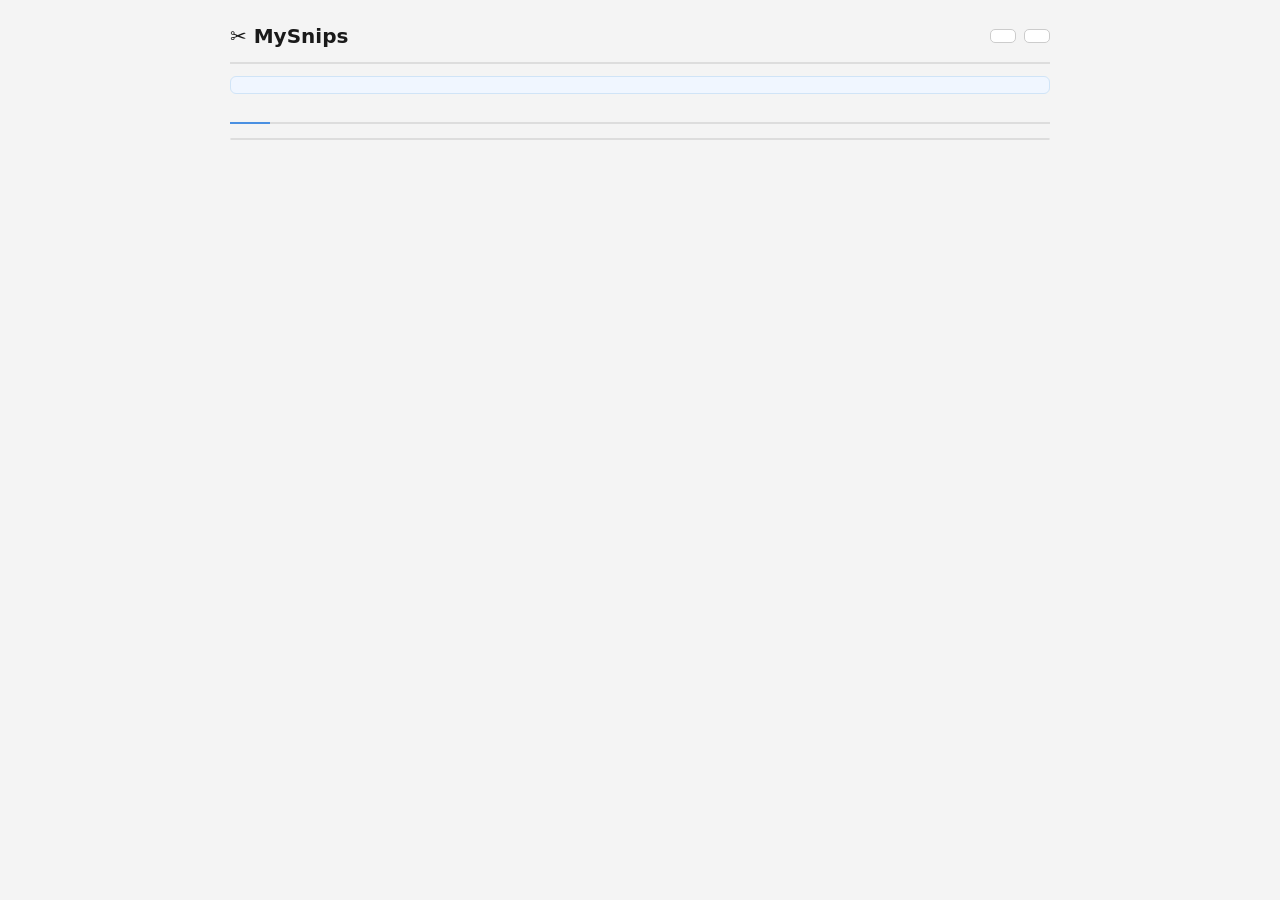
<file: extension/options.html>
<!DOCTYPE html>
<html>
<head>
  <meta charset="UTF-8">
  <title>MySnips</title>
  <link rel="stylesheet" href="options.css">
</head>
<body>
  <div id="app">
    <header>
      <h1>✂️ MySnips</h1>
      <div class="header-actions">
        <span id="status" class="status"></span>
        <button id="btn-import" class="btn"></button>
        <button id="btn-export" class="btn"></button>
        <input type="file" id="file-input" accept=".json" style="display:none">
      </div>
    </header>

    <div id="shortcut-bar" class="shortcut-bar">
      <span class="shortcut-label"></span>
      <span id="shortcut-value"></span>
      <a href="chrome://extensions/shortcuts" target="_blank" id="shortcut-link" class="shortcut-link hidden"></a>
    </div>

    <div class="tabs">
      <button class="tab active" data-tab="visual"></button>
      <button class="tab" data-tab="json"></button>
    </div>

    <div id="pane-visual">
      <div class="hint"></div>
      <div id="editor"></div>
    </div>

    <div id="pane-json" class="hidden">
      <div class="hint"></div>
      <div class="json-toolbar">
        <button id="btn-json-apply" class="btn btn-primary"></button>
        <button id="btn-json-reset" class="btn"></button>
        <span id="json-error" class="json-error"></span>
      </div>
      <textarea id="json-editor" spellcheck="false" autocomplete="off"></textarea>
    </div>
  </div>
  <script src="i18n.js"></script>
  <script src="options.js"></script>
</body>
</html>
</file>
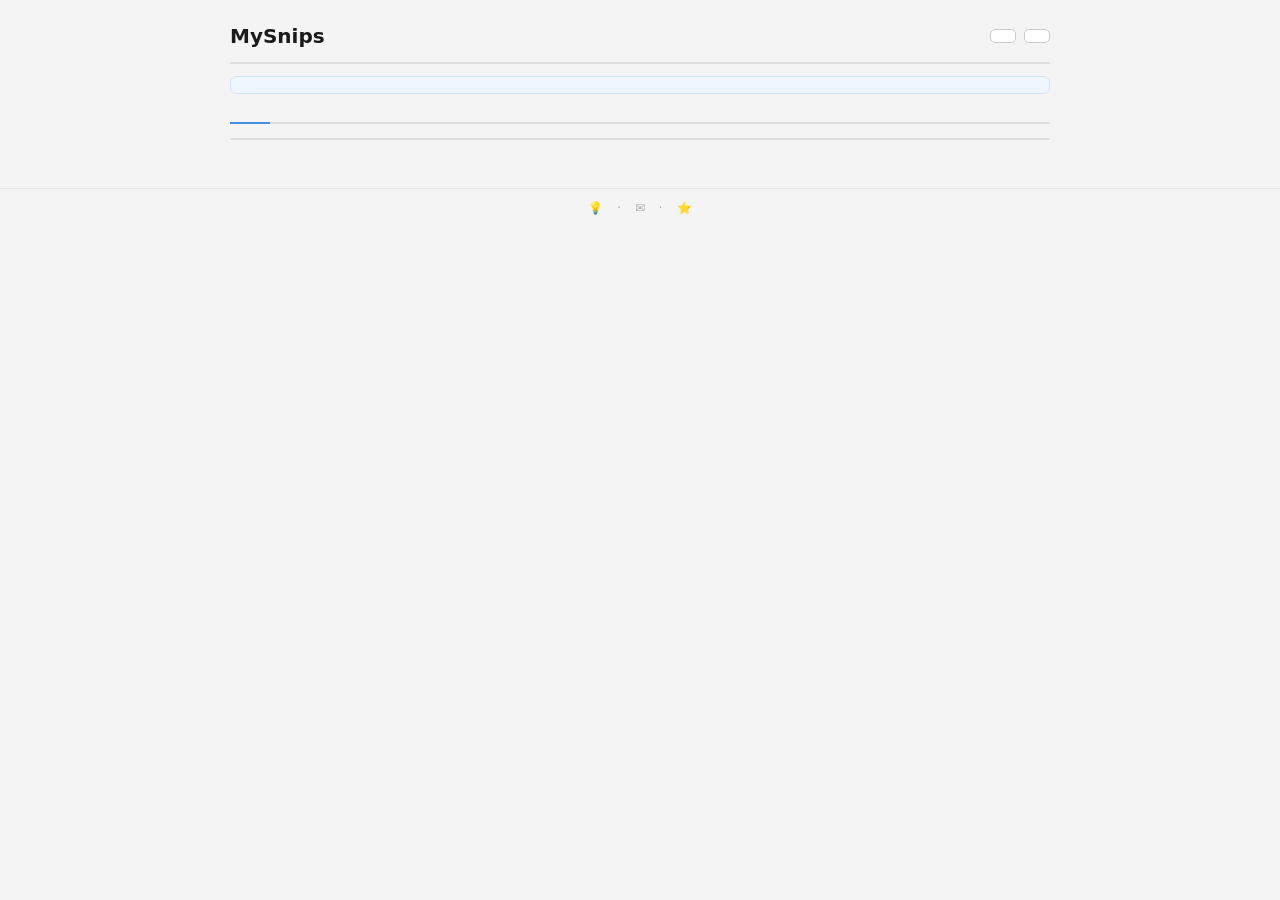
<file: mysnips/options.html>
<!DOCTYPE html>
<html>
<head>
  <meta charset="UTF-8">
  <title>MySnips</title>
  <link rel="stylesheet" href="options.css">
</head>
<body>
  <div id="app">
    <header>
      <h1>MySnips</h1>
      <div class="header-actions">
        <span id="status" class="status"></span>
        <button id="btn-import" class="btn"></button>
        <button id="btn-export" class="btn"></button>
        <input type="file" id="file-input" accept=".json" style="display:none">
      </div>
    </header>

    <div id="shortcut-bar" class="shortcut-bar">
      <span class="shortcut-label"></span>
      <span id="shortcut-value"></span>
      <a href="chrome://extensions/shortcuts" target="_blank" id="shortcut-link" class="shortcut-link hidden"></a>
    </div>

    <div class="tabs">
      <button class="tab active" data-tab="visual"></button>
      <button class="tab" data-tab="json"></button>
    </div>

    <div id="pane-visual">
      <div class="hint"></div>
      <div id="editor"></div>
    </div>

    <div id="pane-json" class="hidden">
      <div class="hint"></div>
      <div class="json-toolbar">
        <button id="btn-json-apply" class="btn btn-primary"></button>
        <button id="btn-json-reset" class="btn"></button>
        <span id="json-error" class="json-error"></span>
      </div>
      <textarea id="json-editor" spellcheck="false" autocomplete="off"></textarea>
    </div>
  </div>
  <footer id="app-footer">
    <a id="footer-feedback" href="#" target="_blank" rel="noopener">💡 <span data-i18n="footerSuggest"></span></a>
    <span class="footer-sep">·</span>
    <a id="footer-mailto" href="#" rel="noopener">✉️ <span data-i18n="footerMail"></span></a>
    <span class="footer-sep">·</span>
    <a id="footer-review" href="#" target="_blank" rel="noopener">⭐ <span data-i18n="footerReview"></span></a>
  </footer>
  <script src="i18n.js"></script>
  <script src="options.js"></script>
</body>
</html>
</file>
<file: extension/options.css>
* { box-sizing: border-box; margin: 0; padding: 0; }

body {
  font-family: system-ui, -apple-system, sans-serif;
  font-size: 13px;
  background: #f4f4f4;
  color: #1a1a1a;
  min-height: 100vh;
}

#app {
  max-width: 860px;
  margin: 0 auto;
  padding: 24px 20px;
}

/* Header */
header {
  display: flex;
  align-items: center;
  justify-content: space-between;
  margin-bottom: 12px;
  padding-bottom: 14px;
  border-bottom: 2px solid #ddd;
}

h1 {
  font-size: 20px;
  font-weight: 700;
  color: #1a1a1a;
}

.header-actions {
  display: flex;
  align-items: center;
  gap: 8px;
}

.status {
  font-size: 12px;
  color: #4caf50;
  font-weight: 600;
  min-width: 80px;
  text-align: right;
}

.btn {
  padding: 6px 12px;
  border: 1px solid #ccc;
  background: #fff;
  border-radius: 5px;
  cursor: pointer;
  font-size: 13px;
  color: #333;
}
.btn:hover { background: #f0f0f0; border-color: #bbb; }

/* Shortcut bar */
.shortcut-bar {
  display: flex;
  align-items: center;
  gap: 8px;
  padding: 8px 12px;
  background: #f0f6ff;
  border: 1px solid #d0e4f7;
  border-radius: 6px;
  margin-bottom: 14px;
  font-size: 12px;
  color: #555;
}

.shortcut-label { color: #888; }

.shortcut-key {
  display: inline-block;
  background: #fff;
  border: 1px solid #bbb;
  border-radius: 4px;
  padding: 1px 7px;
  font-family: 'Monaco', 'Menlo', 'Consolas', monospace;
  font-size: 12px;
  font-weight: 600;
  color: #1a1a1a;
  box-shadow: 0 1px 0 #bbb;
}

.shortcut-none { color: #b0413e; font-style: italic; }

.shortcut-link {
  margin-left: 4px;
  color: #4a90e2;
  text-decoration: none;
  font-size: 12px;
}
.shortcut-link:hover { text-decoration: underline; }

/* Tabs */
.tabs {
  display: flex;
  gap: 0;
  margin-bottom: 0;
  border-bottom: 2px solid #ddd;
  margin-top: 14px;
}

.tab {
  padding: 7px 20px;
  background: none;
  border: none;
  border-bottom: 2px solid transparent;
  margin-bottom: -2px;
  cursor: pointer;
  font-size: 13px;
  font-weight: 600;
  color: #888;
}
.tab:hover { color: #333; }
.tab.active { color: #4a90e2; border-bottom-color: #4a90e2; }

.hidden { display: none !important; }

/* JSON pane */
.json-toolbar {
  display: flex;
  align-items: center;
  gap: 8px;
  padding: 10px 0 8px;
}

.btn-primary {
  background: #4a90e2;
  color: #fff;
  border-color: #3a7bc8;
}
.btn-primary:hover { background: #3a7bc8; }

.json-error {
  color: #c0392b;
  font-size: 12px;
  flex: 1;
}

#json-editor {
  width: 100%;
  height: calc(100vh - 260px);
  min-height: 300px;
  font-family: 'Monaco', 'Menlo', 'Consolas', monospace;
  font-size: 12px;
  line-height: 1.6;
  border: 1px solid #ccc;
  border-radius: 6px;
  padding: 12px;
  background: #1e1e1e;
  color: #d4d4d4;
  resize: vertical;
  outline: none;
  tab-size: 2;
}
#json-editor:focus { border-color: #4a90e2; }

/* Hint */
.hint {
  font-size: 11px;
  color: #999;
  margin-bottom: 14px;
  line-height: 1.5;
}

/* Editor */
#editor {
  background: #fff;
  border: 1px solid #ddd;
  border-radius: 6px;
  overflow: hidden;
}

/* Item rows */
.item-row {
  display: flex;
  align-items: center;
  gap: 6px;
  padding: 6px 8px;
  min-height: 36px;
  border-bottom: 1px solid #f0f0f0;
}
.item-row:last-child { border-bottom: none; }
.item-row:hover { background: #fafafa; }
.item-row:hover .item-actions { opacity: 1; }

.folder-row { font-weight: 600; }

.toggle {
  cursor: pointer;
  font-size: 10px;
  color: #999;
  width: 12px;
  flex-shrink: 0;
  user-select: none;
  text-align: center;
}
.toggle:hover { color: #333; }

.icon { font-size: 14px; flex-shrink: 0; }

/* Name */
.item-name {
  cursor: default;
  padding: 1px 4px;
  border-radius: 3px;
  flex-shrink: 0;
}
.item-name:hover { background: #e8f0fe; cursor: pointer; }

/* Snippet fields */
.snippet-fields {
  display: flex;
  align-items: baseline;
  gap: 6px;
  flex: 1;
  min-width: 0;
}

.sep { color: #ccc; flex-shrink: 0; }

.item-value {
  flex: 1;
  color: #666;
  font-family: 'Monaco', 'Menlo', 'Consolas', monospace;
  font-size: 11px;
  white-space: nowrap;
  overflow: hidden;
  text-overflow: ellipsis;
  cursor: pointer;
  padding: 1px 4px;
  border-radius: 3px;
}
.item-value:hover { background: #f0f6ff; color: #333; }

/* Actions */
.item-actions {
  margin-left: auto;
  display: flex;
  gap: 2px;
  opacity: 0;
  flex-shrink: 0;
  transition: opacity 0.1s;
}

.action-btn {
  background: none;
  border: none;
  cursor: pointer;
  padding: 3px 5px;
  border-radius: 3px;
  font-size: 13px;
  line-height: 1;
  color: #555;
}
.action-btn:hover { background: #e8e8e8; }
.action-btn.btn-del:hover { background: #fde8e8; color: #c0392b; }

/* Folder body */
.folder-body.collapsed { display: none; }

/* Add buttons row */
.add-row {
  display: flex;
  gap: 6px;
  padding: 5px 8px;
  border-bottom: 1px solid #f0f0f0;
  background: #fafafa;
}

.btn-add {
  background: none;
  border: 1px dashed #ccc;
  border-radius: 4px;
  padding: 3px 10px;
  cursor: pointer;
  font-size: 12px;
  color: #888;
}
.btn-add:hover { border-color: #4a90e2; color: #4a90e2; background: #f0f6ff; }

/* Inline editing */
.inline-input {
  border: 1px solid #4a90e2;
  border-radius: 3px;
  padding: 2px 5px;
  font-size: 13px;
  font-family: inherit;
  outline: none;
  min-width: 120px;
  max-width: 280px;
}

.inline-textarea {
  border: 1px solid #4a90e2;
  border-radius: 3px;
  padding: 4px 6px;
  font-size: 12px;
  font-family: 'Monaco', 'Menlo', 'Consolas', monospace;
  outline: none;
  resize: vertical;
  flex: 1;
  min-width: 200px;
  min-height: 60px;
}
</file>
<file: mysnips/options.css>
* { box-sizing: border-box; margin: 0; padding: 0; }

body {
  font-family: system-ui, -apple-system, sans-serif;
  font-size: 13px;
  background: #f4f4f4;
  color: #1a1a1a;
  min-height: 100vh;
}

#app {
  max-width: 860px;
  margin: 0 auto;
  padding: 24px 20px;
}

/* Header */
header {
  display: flex;
  align-items: center;
  justify-content: space-between;
  margin-bottom: 12px;
  padding-bottom: 14px;
  border-bottom: 2px solid #ddd;
}

h1 {
  font-size: 20px;
  font-weight: 700;
  color: #1a1a1a;
}

.header-actions {
  display: flex;
  align-items: center;
  gap: 8px;
}

.status {
  font-size: 12px;
  color: #4caf50;
  font-weight: 600;
  min-width: 80px;
  text-align: right;
}

.btn {
  padding: 6px 12px;
  border: 1px solid #ccc;
  background: #fff;
  border-radius: 5px;
  cursor: pointer;
  font-size: 13px;
  color: #333;
}
.btn:hover { background: #f0f0f0; border-color: #bbb; }

/* Shortcut bar */
.shortcut-bar {
  display: flex;
  align-items: center;
  gap: 8px;
  padding: 8px 12px;
  background: #f0f6ff;
  border: 1px solid #d0e4f7;
  border-radius: 6px;
  margin-bottom: 14px;
  font-size: 12px;
  color: #555;
}

.shortcut-label { color: #888; }

.shortcut-key {
  display: inline-block;
  background: #fff;
  border: 1px solid #bbb;
  border-radius: 4px;
  padding: 1px 7px;
  font-family: 'Monaco', 'Menlo', 'Consolas', monospace;
  font-size: 12px;
  font-weight: 600;
  color: #1a1a1a;
  box-shadow: 0 1px 0 #bbb;
}

.shortcut-none { color: #b0413e; font-style: italic; }

.shortcut-link {
  margin-left: 4px;
  color: #4a90e2;
  text-decoration: none;
  font-size: 12px;
}
.shortcut-link:hover { text-decoration: underline; }

/* Tabs */
.tabs {
  display: flex;
  gap: 0;
  margin-bottom: 0;
  border-bottom: 2px solid #ddd;
  margin-top: 14px;
}

.tab {
  padding: 7px 20px;
  background: none;
  border: none;
  border-bottom: 2px solid transparent;
  margin-bottom: -2px;
  cursor: pointer;
  font-size: 13px;
  font-weight: 600;
  color: #888;
}
.tab:hover { color: #333; }
.tab.active { color: #4a90e2; border-bottom-color: #4a90e2; }

.hidden { display: none !important; }

/* JSON pane */
.json-toolbar {
  display: flex;
  align-items: center;
  gap: 8px;
  padding: 10px 0 8px;
}

.btn-primary {
  background: #4a90e2;
  color: #fff;
  border-color: #3a7bc8;
}
.btn-primary:hover { background: #3a7bc8; }

.json-error {
  color: #c0392b;
  font-size: 12px;
  flex: 1;
}

#json-editor {
  width: 100%;
  height: calc(100vh - 260px);
  min-height: 300px;
  font-family: 'Monaco', 'Menlo', 'Consolas', monospace;
  font-size: 12px;
  line-height: 1.6;
  border: 1px solid #ccc;
  border-radius: 6px;
  padding: 12px;
  background: #1e1e1e;
  color: #d4d4d4;
  resize: vertical;
  outline: none;
  tab-size: 2;
}
#json-editor:focus { border-color: #4a90e2; }

/* Hint */
.hint {
  font-size: 11px;
  color: #999;
  margin-bottom: 14px;
  line-height: 1.5;
}

/* Editor */
#editor {
  background: #fff;
  border: 1px solid #ddd;
  border-radius: 6px;
  overflow: hidden;
}

/* Item rows */
.item-row {
  display: flex;
  align-items: center;
  gap: 6px;
  padding: 6px 8px;
  min-height: 36px;
  border-bottom: 1px solid #f0f0f0;
}
.item-row:last-child { border-bottom: none; }
.item-row:hover { background: #fafafa; }
.item-row:hover .item-actions { opacity: 1; }

.folder-row { font-weight: 600; }

.toggle {
  cursor: pointer;
  font-size: 10px;
  color: #999;
  width: 12px;
  flex-shrink: 0;
  user-select: none;
  text-align: center;
}
.toggle:hover { color: #333; }

.icon { font-size: 14px; flex-shrink: 0; }

/* Name */
.item-name {
  cursor: default;
  padding: 1px 4px;
  border-radius: 3px;
  flex-shrink: 0;
}
.item-name:hover { background: #e8f0fe; cursor: pointer; }

/* Snippet fields */
.snippet-fields {
  display: flex;
  align-items: baseline;
  gap: 6px;
  flex: 1;
  min-width: 0;
}

.sep { color: #ccc; flex-shrink: 0; }

.item-value {
  flex: 1;
  color: #666;
  font-family: 'Monaco', 'Menlo', 'Consolas', monospace;
  font-size: 11px;
  white-space: nowrap;
  overflow: hidden;
  text-overflow: ellipsis;
  cursor: pointer;
  padding: 1px 4px;
  border-radius: 3px;
}
.item-value:hover { background: #f0f6ff; color: #333; }

/* Actions */
.item-actions {
  margin-left: auto;
  display: flex;
  gap: 2px;
  opacity: 0;
  flex-shrink: 0;
  transition: opacity 0.1s;
}

.action-btn {
  background: none;
  border: none;
  cursor: pointer;
  padding: 3px 5px;
  border-radius: 3px;
  font-size: 13px;
  line-height: 1;
  color: #555;
}
.action-btn:hover { background: #e8e8e8; }
.action-btn.btn-del:hover { background: #fde8e8; color: #c0392b; }

/* Folder body */
.folder-body.collapsed { display: none; }

/* Add buttons row */
.add-row {
  display: flex;
  gap: 6px;
  padding: 5px 8px;
  border-bottom: 1px solid #f0f0f0;
  background: #fafafa;
}

.btn-add {
  background: none;
  border: 1px dashed #ccc;
  border-radius: 4px;
  padding: 3px 10px;
  cursor: pointer;
  font-size: 12px;
  color: #888;
}
.btn-add:hover { border-color: #4a90e2; color: #4a90e2; background: #f0f6ff; }

/* Inline editing */
.inline-input {
  border: 1px solid #4a90e2;
  border-radius: 3px;
  padding: 2px 5px;
  font-size: 13px;
  font-family: inherit;
  outline: none;
  min-width: 120px;
  max-width: 280px;
}

.inline-textarea {
  border: 1px solid #4a90e2;
  border-radius: 3px;
  padding: 4px 6px;
  font-size: 12px;
  font-family: 'Monaco', 'Menlo', 'Consolas', monospace;
  outline: none;
  resize: vertical;
  flex: 1;
  min-width: 200px;
  min-height: 60px;
}

/* Footer */
#app-footer {
  margin-top: 24px;
  padding-top: 12px;
  border-top: 1px solid #e8e8e8;
  text-align: center;
  font-size: 12px;
  color: #aaa;
}

#app-footer a {
  color: #aaa;
  text-decoration: none;
}
#app-footer a:hover { color: #4a90e2; text-decoration: underline; }

.footer-sep { margin: 0 10px; }
</file>
